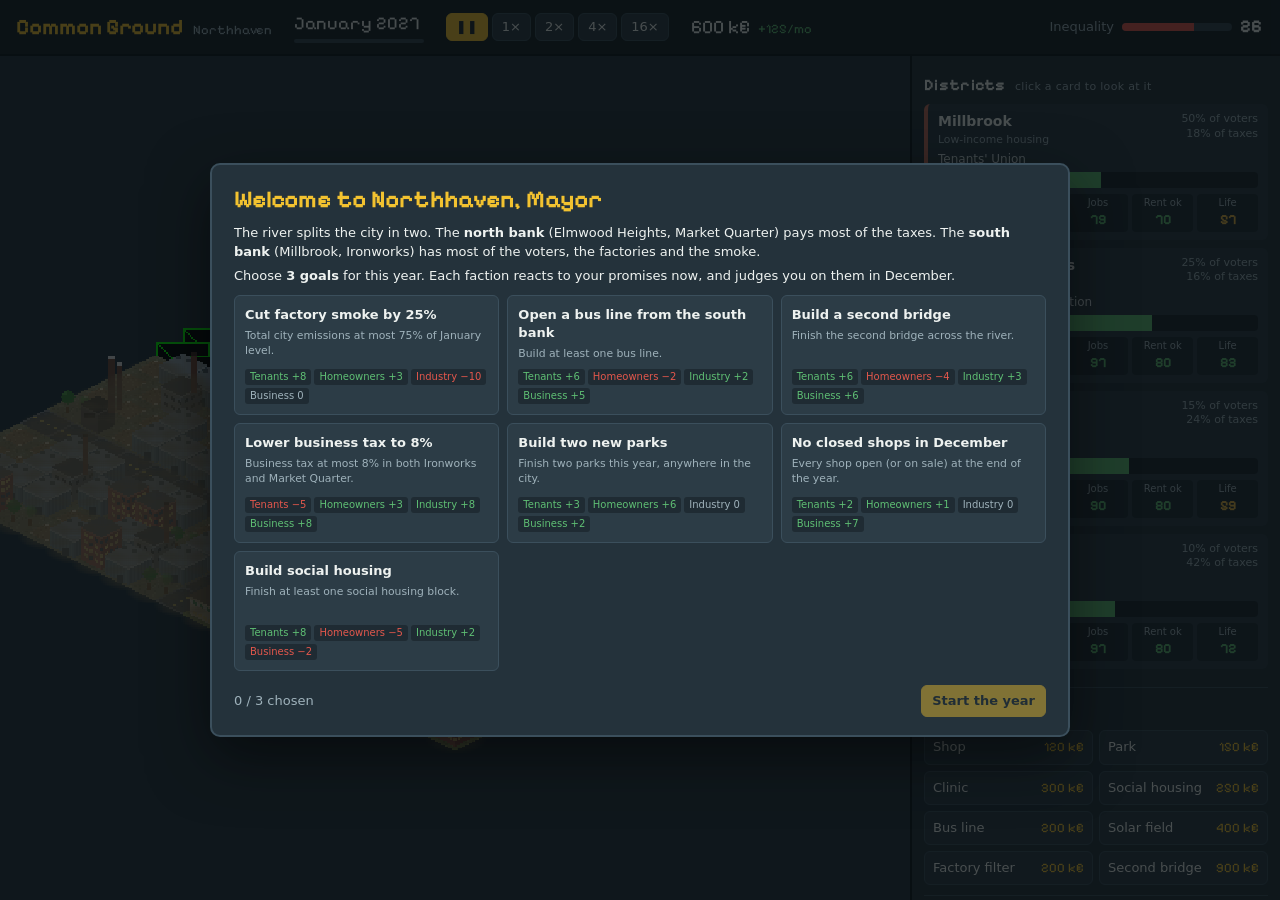
<file: common_ground_prototype/index.html>
<!doctype html>
<html lang="en">
<head>
  <meta charset="utf-8">
  <meta name="viewport" content="width=device-width, initial-scale=1">
  <title>Common Ground</title>
  <link rel="preconnect" href="https://fonts.googleapis.com">
  <link href="https://fonts.googleapis.com/css2?family=Pixelify+Sans:wght@500;700&display=swap" rel="stylesheet">
  <link rel="stylesheet" href="style.css">
</head>
<body>
  <header id="topbar">
    <div class="brand">Common Ground <small>Northhaven</small></div>
    <div class="date-wrap"><div id="date">January</div><div class="month-track"><div id="month-bar"></div></div></div>
    <div id="speed" class="speed"></div>
    <div id="money" class="money"></div>
    <div id="ineq" class="ineq"><span>Inequality</span><div class="ineq-track"><div id="ineq-bar"></div></div><b id="ineq-val"></b></div>
  </header>

  <main>
    <div id="game">
      <div id="tooltip" hidden></div>
      <div id="toasts"></div>
    </div>

    <aside id="panel">
      <section>
        <h3>Districts <small>click a card to look at it</small></h3>
        <div id="districts"></div>
      </section>
      <section>
        <h3>Build</h3>
        <div id="build" class="build-grid"></div>
        <div id="build-hint" class="hint" hidden></div>
      </section>
      <section>
        <h3>Taxes &amp; policies</h3>
        <div id="taxes"></div>
      </section>
      <section>
        <h3>This year's goals</h3>
        <div id="goals"></div>
      </section>
      <section>
        <h3>City news</h3>
        <ul id="news"></ul>
      </section>
      <footer class="panel-foot">
        <button id="btn-help">How to play</button>
        <button id="btn-csv">Download play data</button>
        <button id="btn-restart">New game</button>
      </footer>
    </aside>
  </main>

  <div id="modal" hidden></div>

  <script src="vendor/phaser.min.js"></script>
  <script src="js/data.js"></script>
  <script src="js/sim.js"></script>
  <script src="js/art.js"></script>
  <script src="js/scene.js"></script>
  <script src="js/ui.js"></script>
  <script src="js/main.js"></script>
</body>
</html>
</file>
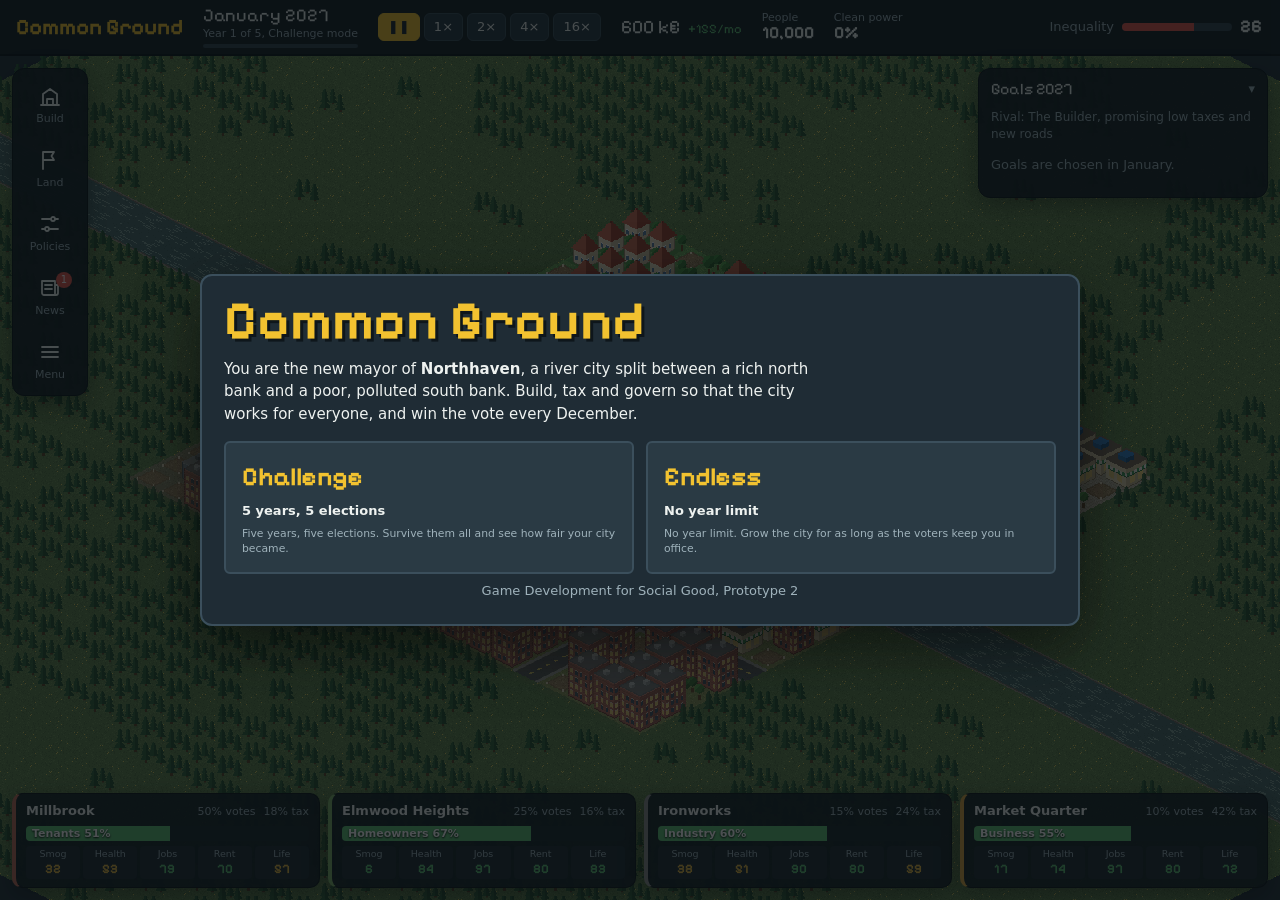
<file: prototype2/index.html>
<!doctype html>
<html lang="en">
<head>
  <meta charset="utf-8">
  <meta name="viewport" content="width=device-width, initial-scale=1">
  <title>Common Ground</title>
  <link rel="preconnect" href="https://fonts.googleapis.com">
  <link href="https://fonts.googleapis.com/css2?family=Pixelify+Sans:wght@500;700&display=swap" rel="stylesheet">
  <link rel="stylesheet" href="style.css">
</head>
<body>
  <header id="topbar">
    <div class="brand">Common Ground</div>
    <div class="date-wrap"><div id="date">January</div><div id="year-info" class="year-info"></div><div class="month-track"><div id="month-bar"></div></div></div>
    <div id="speed" class="speed"></div>
    <div id="money" class="money"></div>
    <div class="stat-top" title="Residents of Northhaven"><span>People</span><b id="pop"></b></div>
    <div class="stat-top" title="Share of the city's power from solar and wind"><span>Clean power</span><b id="clean-val"></b></div>
    <div id="ineq" class="ineq"><span>Inequality</span><div class="ineq-track"><div id="ineq-bar"></div></div><b id="ineq-val"></b></div>
  </header>

  <main id="stage">
    <div id="game"></div>

    <nav id="dock" aria-label="Tools">
      <button class="dock-btn" data-panel="build" title="Build (B)">
        <svg viewBox="0 0 24 24"><path d="M3 21h18M5 21V10l7-5 7 5v11M9 21v-6h6v6"/></svg><span>Build</span></button>
      <button class="dock-btn" data-tool="land" title="Buy land (L)">
        <svg viewBox="0 0 24 24"><path d="M5 21V4M5 4h11l-2.5 4L16 12H5"/></svg><span>Land</span></button>
      <button class="dock-btn" data-panel="policies" title="Taxes and policies (P)">
        <svg viewBox="0 0 24 24"><path d="M4 7h9M17 7h3M4 17h3M11 17h9"/><circle cx="15" cy="7" r="2"/><circle cx="9" cy="17" r="2"/></svg><span>Policies</span></button>
      <button class="dock-btn" data-panel="news" title="City news">
        <svg viewBox="0 0 24 24"><path d="M4 5h13v14H6a2 2 0 0 1-2-2zM17 9h3v8a2 2 0 0 1-2 2M7 9h7M7 13h7"/></svg><span>News</span><i id="news-badge" hidden></i></button>
      <button class="dock-btn" data-panel="menu" title="Menu">
        <svg viewBox="0 0 24 24"><path d="M4 7h16M4 12h16M4 17h16"/></svg><span>Menu</span></button>
    </nav>

    <section id="flyout" hidden>
      <div class="fly-head"><h3 id="fly-title"></h3><button id="fly-close" aria-label="Close">×</button></div>
      <div id="fly-body"></div>
    </section>

    <div id="toolhint" hidden></div>

    <aside id="goalsbox">
      <button id="goals-head"><span id="goals-title">Goals</span><span id="goals-sum"></span><span class="chev">▾</span></button>
      <div id="goals-body"><p id="rival" class="rival"></p><div id="goals"></div></div>
    </aside>

    <div id="districtbar"></div>
    <div id="tooltip" hidden></div>
    <div id="toasts"></div>
  </main>

  <div id="modal" hidden></div>

  <script src="vendor/phaser.min.js"></script>
  <script src="js/data.js"></script>
  <script src="js/sim.js"></script>
  <script src="js/art.js"></script>
  <script src="js/scene.js"></script>
  <script src="js/ui.js"></script>
  <script src="js/main.js"></script>
</body>
</html>
</file>
<file: common_ground_prototype/style.css>
/* Common Ground - interface styles */
:root {
  color-scheme: dark;
  --bg: #1d2830;
  --panel: #24323b;
  --card: #2c3c46;
  --line: #3b4f5c;
  --text: #eef2f0;
  --muted: #9fb2bb;
  --good: #5fbf74;
  --mid: #e3b341;
  --bad: #e2574c;
  --accent: #f2c230;
  --pixel: 'Pixelify Sans', 'Courier New', monospace;
}
* { box-sizing: border-box; }
html, body { margin: 0; height: 100%; background: var(--bg); color: var(--text);
  font: 13px/1.4 system-ui, -apple-system, 'Segoe UI', sans-serif; overflow: hidden; }
button { font: inherit; color: var(--text); background: var(--card); border: 1px solid var(--line);
  border-radius: 6px; padding: 6px 10px; cursor: pointer; }
button:hover { border-color: var(--accent); }
button:disabled { opacity: .45; cursor: default; }
button.primary { background: var(--accent); color: #1d2830; border-color: var(--accent); font-weight: 700; }
small { color: var(--muted); font-weight: 400; }
.pos { color: var(--good); } .neg { color: var(--bad); }
.muted { color: var(--muted); }

/* ---------- top bar */
#topbar { height: 56px; display: flex; align-items: center; gap: 22px; padding: 0 16px;
  background: #162027; border-bottom: 2px solid #0e161b; }
.brand { font-family: var(--pixel); font-size: 22px; font-weight: 700; color: var(--accent); white-space: nowrap; }
.brand small { font-size: 13px; margin-left: 6px; }
.date-wrap { min-width: 130px; }
#date { font-family: var(--pixel); font-size: 18px; }
.month-track { height: 4px; background: #33444f; border-radius: 2px; margin-top: 3px; }
#month-bar { height: 100%; width: 0; background: var(--accent); border-radius: 2px; }
.speed { display: flex; gap: 4px; }
.speed-btn { padding: 4px 9px; min-width: 38px; }
.speed-btn.active { background: var(--accent); color: #1d2830; border-color: var(--accent); }
.money { font-family: var(--pixel); font-size: 19px; white-space: nowrap; cursor: help; }
.money small { font-size: 13px; margin-left: 4px; }
.money.debt { color: var(--bad); }
.ineq { display: flex; align-items: center; gap: 8px; margin-left: auto; cursor: help; }
.ineq span { color: var(--muted); }
.ineq-track { width: 110px; height: 8px; background: #33444f; border-radius: 4px; overflow: hidden; }
#ineq-bar { height: 100%; transition: width .6s; }
#ineq-bar.good { background: var(--good); } #ineq-bar.mid { background: var(--mid); } #ineq-bar.bad { background: var(--bad); }
.ineq b { font-family: var(--pixel); font-size: 18px; min-width: 24px; }

/* ---------- layout */
main { display: flex; height: calc(100% - 56px); }
#game { position: relative; flex: 1; min-width: 0; }
#game canvas { display: block; }
#panel { width: 370px; flex-shrink: 0; overflow-y: auto; background: var(--panel); border-left: 2px solid #0e161b; padding: 6px 12px 12px; }
#panel section { padding: 8px 0 10px; border-bottom: 1px solid var(--line); }
#panel h3 { font-family: var(--pixel); font-size: 16px; margin: 4px 0 8px; letter-spacing: .3px; }
#panel h3 small { font-family: system-ui, sans-serif; font-size: 11px; margin-left: 6px; }

/* ---------- district cards */
.dcard { background: var(--card); border-left: 4px solid var(--dc); border-radius: 6px; padding: 8px 10px; margin-bottom: 8px; cursor: pointer; transition: transform .15s; }
.dcard:hover { transform: translateX(2px); }
.dcard.flash { outline: 2px solid var(--accent); }
.dhead { display: flex; justify-content: space-between; gap: 8px; }
.dhead b { display: block; font-size: 14px; }
.dhead small { display: block; }
.share { text-align: right; font-size: 11px; color: var(--muted); line-height: 1.3; }
.faction { font-size: 12px; margin: 4px 0 4px; color: #cfdbe0; }
.trend { font-size: 10px; }
.approval { position: relative; height: 16px; background: #1b262d; border-radius: 4px; overflow: hidden; }
.abar { height: 100%; transition: width .6s; }
.abar.good { background: var(--good); } .abar.mid { background: var(--mid); } .abar.bad { background: var(--bad); }
.approval span { position: absolute; left: 6px; top: 0; font-size: 11px; line-height: 16px; font-weight: 700; color: #fff; text-shadow: 0 1px 2px #000; }
.stats { display: grid; grid-template-columns: repeat(5, 1fr); gap: 4px; margin-top: 6px; }
.stat { background: #1f2b33; border-radius: 4px; padding: 2px 4px; text-align: center; }
.stat span { display: block; font-size: 10px; color: var(--muted); }
.stat b { font-family: var(--pixel); font-size: 14px; }
.stat.good b { color: var(--good); } .stat.mid b { color: var(--mid); } .stat.bad b { color: var(--bad); }

/* ---------- build */
.build-grid { display: grid; grid-template-columns: 1fr 1fr; gap: 6px; }
.build-btn { display: flex; justify-content: space-between; align-items: center; text-align: left; padding: 7px 8px; }
.build-btn .bcost { color: var(--accent); font-family: var(--pixel); }
.build-btn.active { background: #3c5a3f; border-color: var(--good); }
.build-btn.poor { opacity: .45; }
.hint { margin-top: 8px; background: #1f2b33; border-radius: 6px; padding: 8px; font-size: 12px; }

/* ---------- taxes */
.tax-row { display: grid; grid-template-columns: 1fr 110px 36px; align-items: center; gap: 6px; margin: 3px 0; }
.tax-label { font-size: 12px; }
.tax-row input { width: 100%; accent-color: var(--accent); }
.tax-val { font-family: var(--pixel); text-align: right; }
.policy { display: block; margin-top: 8px; font-size: 12px; cursor: pointer; }

/* ---------- goals and news */
.goal { display: flex; gap: 8px; align-items: flex-start; background: var(--card); border-radius: 6px; padding: 6px 8px; margin-bottom: 6px; }
.goal b { display: block; font-size: 12px; }
.gi { font-size: 14px; }
#news { list-style: none; padding: 0; margin: 0; max-height: 220px; overflow-y: auto; }
#news li { padding: 4px 0 4px 8px; border-left: 3px solid var(--line); margin-bottom: 4px; font-size: 12px; }
#news li.good { border-color: var(--good); } #news li.bad { border-color: var(--bad); }
#news small { display: block; font-size: 10px; }
.panel-foot { display: flex; flex-wrap: wrap; gap: 6px; padding-top: 10px; }
.panel-foot button { flex: 1; font-size: 12px; }

/* ---------- tooltip and toasts */
#tooltip { position: absolute; z-index: 5; pointer-events: none; background: rgba(18, 26, 31, .94); border: 1px solid var(--line);
  border-radius: 6px; padding: 7px 9px; max-width: 220px; font-size: 12px; }
#tooltip .sub { color: var(--muted); font-size: 11px; margin-bottom: 2px; }
#toasts { position: absolute; left: 50%; bottom: 18px; transform: translateX(-50%); z-index: 6; display: flex; flex-direction: column; gap: 6px; align-items: center; pointer-events: none; }
.toast { background: #162027; border: 1px solid var(--line); border-left: 4px solid var(--accent); border-radius: 6px; padding: 8px 12px; transition: opacity .5s; }
.toast.bad { border-left-color: var(--bad); } .toast.good { border-left-color: var(--good); }
.toast.out { opacity: 0; }

/* ---------- pop-ups */
#modal { position: fixed; inset: 0; z-index: 20; background: rgba(8, 13, 16, .72); display: flex; align-items: center; justify-content: center; padding: 16px; }
#modal[hidden] { display: none; }
.mbox { background: var(--panel); border: 2px solid var(--line); border-radius: 10px; padding: 18px 22px; max-width: 520px; width: 100%;
  max-height: 92vh; overflow-y: auto; box-shadow: 0 20px 60px rgba(0, 0, 0, .5); }
.mbox.wide { max-width: 860px; }
.mbox h2 { font-family: var(--pixel); color: var(--accent); margin: 0 0 8px; font-size: 24px; }
.mbox h3 { font-family: var(--pixel); margin: 14px 0 6px; }
.mbox p { margin: 6px 0; }
.mfoot { display: flex; justify-content: flex-end; align-items: center; gap: 10px; margin-top: 14px; }
.mfoot span { margin-right: auto; color: var(--muted); }
.cgrid { display: grid; grid-template-columns: repeat(3, 1fr); gap: 8px; margin-top: 10px; }
.ccard { text-align: left; padding: 10px; display: flex; flex-direction: column; gap: 4px; min-height: 120px; }
.ccard b { font-size: 13px; }
.ccard.picked { background: #354a33; border-color: var(--good); box-shadow: inset 0 0 0 1px var(--good); }
.chips { display: flex; flex-wrap: wrap; gap: 3px; margin-top: auto; }
.chip { font-size: 10px; padding: 1px 5px; border-radius: 3px; background: #1f2b33; }
.chip.pos { color: var(--good); } .chip.neg { color: var(--bad); } .chip.zero { color: var(--muted); }
.opts { display: flex; flex-direction: column; gap: 8px; margin-top: 12px; }
.bigshare { font-family: var(--pixel); font-size: 20px; }
.vtable, .gtable { width: 100%; border-collapse: collapse; font-size: 12px; }
.vtable th, .vtable td, .gtable td { text-align: left; padding: 4px 6px; border-bottom: 1px solid var(--line); }
.vbar { display: inline-block; width: 90px; height: 8px; background: #1b262d; border-radius: 4px; margin-right: 6px; vertical-align: middle; overflow: hidden; }
.vbar div { height: 100%; background: var(--accent); }
.plist, .help { margin: 4px 0; padding-left: 18px; }
.help li { margin-bottom: 5px; }
.grade { font-family: var(--pixel); font-size: 18px; text-align: center !important; width: 40px; }
.gA, .gB { color: var(--good); } .gC { color: var(--mid); } .gD, .gF { color: var(--bad); }
.ending { padding: 8px 10px; border-radius: 6px; background: var(--card); border-left: 4px solid var(--mid); }
.ending.good { border-color: var(--good); } .ending.bad { border-color: var(--bad); }

/* ---------- small screens: panel below the map */
@media (max-width: 900px) {
  html, body { overflow: auto; }
  #topbar { flex-wrap: wrap; height: auto; padding: 8px 12px; gap: 10px; }
  main { flex-direction: column; height: auto; }
  #game { height: 60vh; }
  #panel { width: 100%; border-left: 0; }
  .cgrid { grid-template-columns: 1fr; }
  .ineq { margin-left: 0; }
}
</file>
<file: prototype2/style.css>
:root {
  color-scheme: dark;
  --bg: #1d2830;
  --panel: rgba(22, 32, 39, 0.94);
  --panel-solid: #1f2c35;
  --card: #2a3a44;
  --line: #3b4f5c;
  --text: #eef2f0;
  --muted: #9fb2bb;
  --good: #5fbf74;
  --mid: #e3b341;
  --bad: #e2574c;
  --accent: #f2c230;
  --pixel: 'Pixelify Sans', 'Courier New', monospace;
}
* { box-sizing: border-box; }
html, body { margin: 0; height: 100%; background: var(--bg); color: var(--text);
  font: 13px/1.4 system-ui, -apple-system, 'Segoe UI', sans-serif; overflow: hidden; }
button { font: inherit; color: var(--text); background: var(--card); border: 1px solid var(--line); border-radius: 6px; padding: 6px 10px; cursor: pointer; }
button:hover { border-color: var(--accent); }
button:focus-visible { outline: 2px solid var(--accent); outline-offset: 1px; }
button:disabled { opacity: .45; cursor: default; }
button.primary { background: var(--accent); color: #1d2830; border-color: var(--accent); font-weight: 700; }
small { color: var(--muted); font-weight: 400; }
.pos { color: var(--good); } .neg { color: var(--bad); }
.muted { color: var(--muted); }
.panelbox { background: var(--panel); border: 1px solid #0e161b; border-radius: 10px; box-shadow: 0 8px 24px rgba(0, 0, 0, .35); backdrop-filter: blur(4px); }

/* top bar */
#topbar { height: 56px; display: flex; align-items: center; gap: 20px; padding: 0 16px; background: #162027; border-bottom: 2px solid #0e161b; }
.brand { font-family: var(--pixel); font-size: 22px; font-weight: 700; color: var(--accent); white-space: nowrap; }
.date-wrap { min-width: 150px; }
#date { font-family: var(--pixel); font-size: 18px; line-height: 1.1; }
.year-info { font-size: 11px; color: var(--muted); }
.month-track { height: 4px; background: #33444f; border-radius: 2px; margin-top: 3px; }
#month-bar { height: 100%; width: 0; background: var(--accent); border-radius: 2px; }
.speed { display: flex; gap: 4px; }
.speed-btn { padding: 4px 9px; min-width: 38px; }
.speed-btn.active { background: var(--accent); color: #1d2830; border-color: var(--accent); }
.money { font-family: var(--pixel); font-size: 19px; white-space: nowrap; cursor: help; }
.money small { font-size: 13px; margin-left: 4px; }
.money.debt { color: var(--bad); }
.stat-top { display: flex; flex-direction: column; line-height: 1.1; cursor: help; }
.stat-top span { font-size: 11px; color: var(--muted); }
.stat-top b { font-family: var(--pixel); font-size: 17px; font-variant-numeric: tabular-nums; }
.ineq { display: flex; align-items: center; gap: 8px; margin-left: auto; cursor: help; }
.ineq span { color: var(--muted); }
.ineq-track { width: 110px; height: 8px; background: #33444f; border-radius: 4px; overflow: hidden; }
#ineq-bar { height: 100%; transition: width .6s; }
#ineq-bar.good { background: var(--good); } #ineq-bar.mid { background: var(--mid); } #ineq-bar.bad { background: var(--bad); }
.ineq b { font-family: var(--pixel); font-size: 18px; min-width: 24px; }

/* stage: the map fills it, everything else floats on top */
#stage { position: relative; height: calc(100% - 56px); }
#game { position: absolute; inset: 0; }
#game canvas { display: block; }

/* tool dock */
#dock { position: absolute; left: 12px; top: 12px; z-index: 6; display: flex; flex-direction: column; gap: 6px; padding: 6px; }
#dock { background: var(--panel); border: 1px solid #0e161b; border-radius: 12px; box-shadow: 0 8px 24px rgba(0,0,0,.35); }
.dock-btn { position: relative; width: 62px; height: 58px; padding: 6px 2px 4px; display: flex; flex-direction: column; align-items: center; justify-content: center; gap: 3px; background: transparent; border-color: transparent; border-radius: 8px; }
.dock-btn svg { width: 24px; height: 24px; fill: none; stroke: var(--text); stroke-width: 1.8; stroke-linecap: round; stroke-linejoin: round; }
.dock-btn span { font-size: 11px; color: var(--muted); }
.dock-btn:hover { background: var(--card); border-color: var(--line); }
.dock-btn.active { background: #3a3720; border-color: var(--accent); }
.dock-btn.active svg { stroke: var(--accent); }
.dock-btn.active span { color: var(--accent); }
#news-badge { position: absolute; top: 4px; right: 8px; min-width: 16px; height: 16px; border-radius: 8px; background: var(--bad); color: #fff; font-size: 10px; font-style: normal; line-height: 16px; text-align: center; padding: 0 3px; }

/* fold-out panel */
#flyout { position: absolute; left: 90px; top: 12px; z-index: 6; width: 340px; max-height: calc(100% - 150px); display: flex; flex-direction: column;
  background: var(--panel); border: 1px solid #0e161b; border-radius: 12px; box-shadow: 0 8px 24px rgba(0,0,0,.35); }
#flyout[hidden] { display: none; }
.fly-head { display: flex; align-items: center; justify-content: space-between; padding: 10px 12px 6px; }
.fly-head h3 { margin: 0; font-family: var(--pixel); font-size: 18px; }
#fly-close { width: 30px; height: 30px; padding: 0; font-size: 18px; line-height: 1; }
#fly-body { padding: 0 12px 12px; overflow-y: auto; }
.tabs { display: flex; flex-wrap: wrap; gap: 4px; margin-bottom: 10px; }
.tab { padding: 4px 8px; font-size: 12px; border-radius: 14px; }
.tab.active { background: var(--accent); color: #1d2830; border-color: var(--accent); font-weight: 700; }
.build-grid { display: grid; grid-template-columns: 1fr 1fr; gap: 6px; }
.build-btn { display: flex; flex-direction: column; align-items: flex-start; gap: 2px; text-align: left; padding: 8px 9px; min-height: 56px; }
.build-btn .bname { font-weight: 600; }
.build-btn .bmeta { font-size: 11px; color: var(--muted); }
.build-btn .bcost { color: var(--accent); font-family: var(--pixel); font-size: 14px; }
.build-btn.active { background: #3c5a3f; border-color: var(--good); }
.build-btn.poor { opacity: .45; }
.cat-note { font-size: 12px; color: var(--muted); margin: 8px 0 0; }
.tax-row { display: grid; grid-template-columns: 1fr 100px 36px; align-items: center; gap: 6px; margin: 4px 0; }
.tax-label { font-size: 12px; }
.tax-row input { width: 100%; accent-color: var(--accent); }
.tax-val { font-family: var(--pixel); text-align: right; }
.sub-h { font-size: 11px; text-transform: uppercase; letter-spacing: 1px; color: var(--muted); margin: 10px 0 4px; }
.policy { display: block; margin-top: 10px; font-size: 12px; cursor: pointer; }
#news-list { list-style: none; padding: 0; margin: 0; }
#news-list li { padding: 4px 0 4px 8px; border-left: 3px solid var(--line); margin-bottom: 5px; font-size: 12px; }
#news-list li.good { border-color: var(--good); } #news-list li.bad { border-color: var(--bad); }
#news-list small { display: block; font-size: 10px; }
.menu-list { display: flex; flex-direction: column; gap: 6px; }
.menu-list button { text-align: left; padding: 9px 10px; }

/* active tool bar */
#toolhint { position: absolute; top: 12px; left: 50%; transform: translateX(-50%); z-index: 7; max-width: min(620px, calc(100% - 420px)); display: flex; align-items: center; gap: 12px; padding: 8px 10px 8px 14px;
  background: var(--panel); border: 1px solid var(--accent); border-radius: 10px; box-shadow: 0 8px 24px rgba(0,0,0,.35); font-size: 12px; }
#toolhint[hidden] { display: none; }
#toolhint b { color: var(--accent); }
#toolhint button { flex-shrink: 0; }

/* goals box */
#goalsbox { position: absolute; right: 12px; top: 12px; z-index: 5; width: 290px; background: var(--panel); border: 1px solid #0e161b; border-radius: 12px; box-shadow: 0 8px 24px rgba(0,0,0,.35); }
#goals-head { width: 100%; display: flex; align-items: center; gap: 8px; background: transparent; border: 0; padding: 9px 12px; text-align: left; }
#goals-title { font-family: var(--pixel); font-size: 16px; }
#goals-sum { margin-left: auto; color: var(--muted); font-size: 12px; }
.chev { color: var(--muted); transition: transform .2s; }
#goalsbox.collapsed .chev { transform: rotate(-90deg); }
#goalsbox.collapsed #goals-body { display: none; }
#goals-body { padding: 0 12px 10px; }
.rival { margin: 0 0 6px; font-size: 12px; color: var(--muted); }
.goal { display: flex; gap: 8px; align-items: flex-start; padding: 5px 0; border-top: 1px solid var(--line); }
.goal b { display: block; font-size: 12px; }
.goal small { display: block; font-size: 11px; }
.gi { font-size: 13px; width: 16px; text-align: center; }

/* district strip */
#districtbar { position: absolute; left: 12px; right: 12px; bottom: 12px; z-index: 5; display: flex; gap: 8px; }
.dchip { flex: 1; min-width: 0; padding: 8px 10px; cursor: pointer; background: var(--panel); border: 1px solid #0e161b; border-left: 4px solid var(--dc); border-radius: 10px; box-shadow: 0 8px 24px rgba(0,0,0,.35); }
.dchip:hover { border-color: var(--line); border-left-color: var(--dc); }
.dchip.flash { outline: 2px solid var(--accent); }
.dtop { display: flex; justify-content: space-between; align-items: baseline; gap: 6px; }
.dtop b { font-size: 13px; white-space: nowrap; overflow: hidden; text-overflow: ellipsis; }
.dtop small { white-space: nowrap; font-size: 11px; }
.approval { position: relative; height: 15px; background: #1b262d; border-radius: 4px; overflow: hidden; margin: 5px 0; }
.abar { height: 100%; transition: width .6s; }
.abar.good { background: var(--good); } .abar.mid { background: var(--mid); } .abar.bad { background: var(--bad); }
.approval span { position: absolute; left: 6px; top: 0; font-size: 11px; line-height: 15px; font-weight: 700; color: #fff; text-shadow: 0 1px 2px #000; }
.approval em { position: absolute; right: 6px; top: 0; font-size: 10px; line-height: 15px; font-style: normal; color: #fff; text-shadow: 0 1px 2px #000; }
.stats { display: grid; grid-template-columns: repeat(5, 1fr); gap: 3px; }
.stat { background: #1f2b33; border-radius: 4px; padding: 1px 2px; text-align: center; }
.stat span { display: block; font-size: 9.5px; color: var(--muted); }
.stat b { font-family: var(--pixel); font-size: 13px; font-variant-numeric: tabular-nums; }
.stat.good b { color: var(--good); } .stat.mid b { color: var(--mid); } .stat.bad b { color: var(--bad); }

/* tooltip and toasts */
#tooltip { position: absolute; z-index: 8; pointer-events: none; background: rgba(18, 26, 31, .95); border: 1px solid var(--line); border-radius: 6px; padding: 7px 9px; max-width: 230px; font-size: 12px; }
#tooltip .sub { color: var(--muted); font-size: 11px; margin-bottom: 2px; }
#toasts { position: absolute; left: 50%; bottom: 130px; transform: translateX(-50%); z-index: 8; display: flex; flex-direction: column; gap: 6px; align-items: center; pointer-events: none; }
.toast { background: #162027; border: 1px solid var(--line); border-left: 4px solid var(--accent); border-radius: 6px; padding: 8px 12px; transition: opacity .5s; }
.toast.bad { border-left-color: var(--bad); } .toast.good { border-left-color: var(--good); }
.toast.out { opacity: 0; }

/* pop-ups */
#modal { position: fixed; inset: 0; z-index: 20; background: rgba(8, 13, 16, .72); display: flex; align-items: center; justify-content: center; padding: 16px; }
#modal[hidden] { display: none; }
.mbox { background: var(--panel-solid); border: 2px solid var(--line); border-radius: 12px; padding: 18px 22px; max-width: 520px; width: 100%; max-height: 92vh; overflow-y: auto; box-shadow: 0 20px 60px rgba(0, 0, 0, .5); }
.mbox.wide { max-width: 880px; }
.mbox h2 { font-family: var(--pixel); color: var(--accent); margin: 0 0 8px; font-size: 24px; }
.mbox h3 { font-family: var(--pixel); margin: 14px 0 6px; }
.mbox p { margin: 6px 0; }
.mfoot { display: flex; justify-content: flex-end; align-items: center; gap: 10px; margin-top: 14px; }
.mfoot span { margin-right: auto; color: var(--muted); }
.cgrid { display: grid; grid-template-columns: repeat(3, 1fr); gap: 8px; margin-top: 10px; }
.ccard { text-align: left; padding: 10px; display: flex; flex-direction: column; gap: 4px; min-height: 120px; }
.ccard b { font-size: 13px; }
.ccard.picked { background: #354a33; border-color: var(--good); box-shadow: inset 0 0 0 1px var(--good); }
.chips { display: flex; flex-wrap: wrap; gap: 3px; margin-top: auto; }
.chip { font-size: 10px; padding: 1px 5px; border-radius: 3px; background: #1f2b33; }
.chip.pos { color: var(--good); } .chip.neg { color: var(--bad); } .chip.zero { color: var(--muted); }
.opts { display: flex; flex-direction: column; gap: 8px; margin-top: 12px; }
.bigshare { font-family: var(--pixel); font-size: 20px; }
.vtable, .gtable { width: 100%; border-collapse: collapse; font-size: 12px; }
.vtable th, .vtable td, .gtable td { text-align: left; padding: 4px 6px; border-bottom: 1px solid var(--line); }
.vbar { display: inline-block; width: 90px; height: 8px; background: #1b262d; border-radius: 4px; margin-right: 6px; vertical-align: middle; overflow: hidden; }
.vbar div { height: 100%; background: var(--accent); }
.plist, .help { margin: 4px 0; padding-left: 18px; }
.help li { margin-bottom: 5px; }
.grade { font-family: var(--pixel); font-size: 18px; text-align: center !important; width: 40px; }
.gA, .gB { color: var(--good); } .gC { color: var(--mid); } .gD, .gF { color: var(--bad); }
.ending { padding: 8px 10px; border-radius: 6px; background: var(--card); border-left: 4px solid var(--mid); }
.ending.good { border-color: var(--good); } .ending.bad { border-color: var(--bad); }
.title-art { font-family: var(--pixel); font-size: 54px; font-weight: 700; color: var(--accent); line-height: 1; margin-bottom: 10px; text-shadow: 3px 3px 0 #0e161b; }
.lead { font-size: 15px; line-height: 1.5; max-width: 62ch; }
.modes { display: grid; grid-template-columns: 1fr 1fr; gap: 12px; margin: 16px 0 8px; }
.mode-card { text-align: left; padding: 16px; display: flex; flex-direction: column; gap: 6px; border-width: 2px; }
.mode-card b { font-family: var(--pixel); font-size: 26px; color: var(--accent); }
.mode-card span { font-weight: 700; }
.mode-card:hover { background: #33473a; border-color: var(--good); }
.center { text-align: center; }

/* district shares, build menu notes, keyboard keys and tool hint */
.dshare { display: flex; gap: 8px; }
.build-btn .bbest { font-size: 10.5px; color: #8fd49e; }
.keys { list-style: none; padding: 0; margin: 0; display: grid; grid-template-columns: 1fr 1fr; gap: 4px 10px; font-size: 12px; }
.keys li { display: flex; align-items: center; gap: 6px; }
kbd { font-family: var(--pixel); font-size: 12px; min-width: 22px; padding: 1px 5px; text-align: center; border: 1px solid var(--line); border-bottom-width: 2px; border-radius: 4px; background: var(--card); }
.hint-parts { display: flex; flex-wrap: wrap; align-items: baseline; gap: 4px 14px; }
.hint-parts .appr { flex-basis: 100%; color: var(--muted); }

/* smaller screens */
@media (max-width: 1100px) {
  .stat-top { display: none; }
  #goalsbox { width: 240px; }
  #toolhint { max-width: calc(100% - 120px); top: auto; bottom: 130px; }
}
@media (max-width: 820px) {
  #topbar { flex-wrap: wrap; height: auto; padding: 6px 12px; gap: 8px; }
  #stage { height: calc(100% - 96px); }
  .brand { font-size: 18px; }
  #dock { flex-direction: row; top: auto; bottom: 148px; }
  #flyout { left: 12px; right: 12px; width: auto; top: 12px; max-height: calc(100% - 230px); }
  #districtbar { overflow-x: auto; }
  .dchip { min-width: 210px; }
  #goalsbox { width: 220px; }
  .cgrid, .modes { grid-template-columns: 1fr; }
}
</file>
